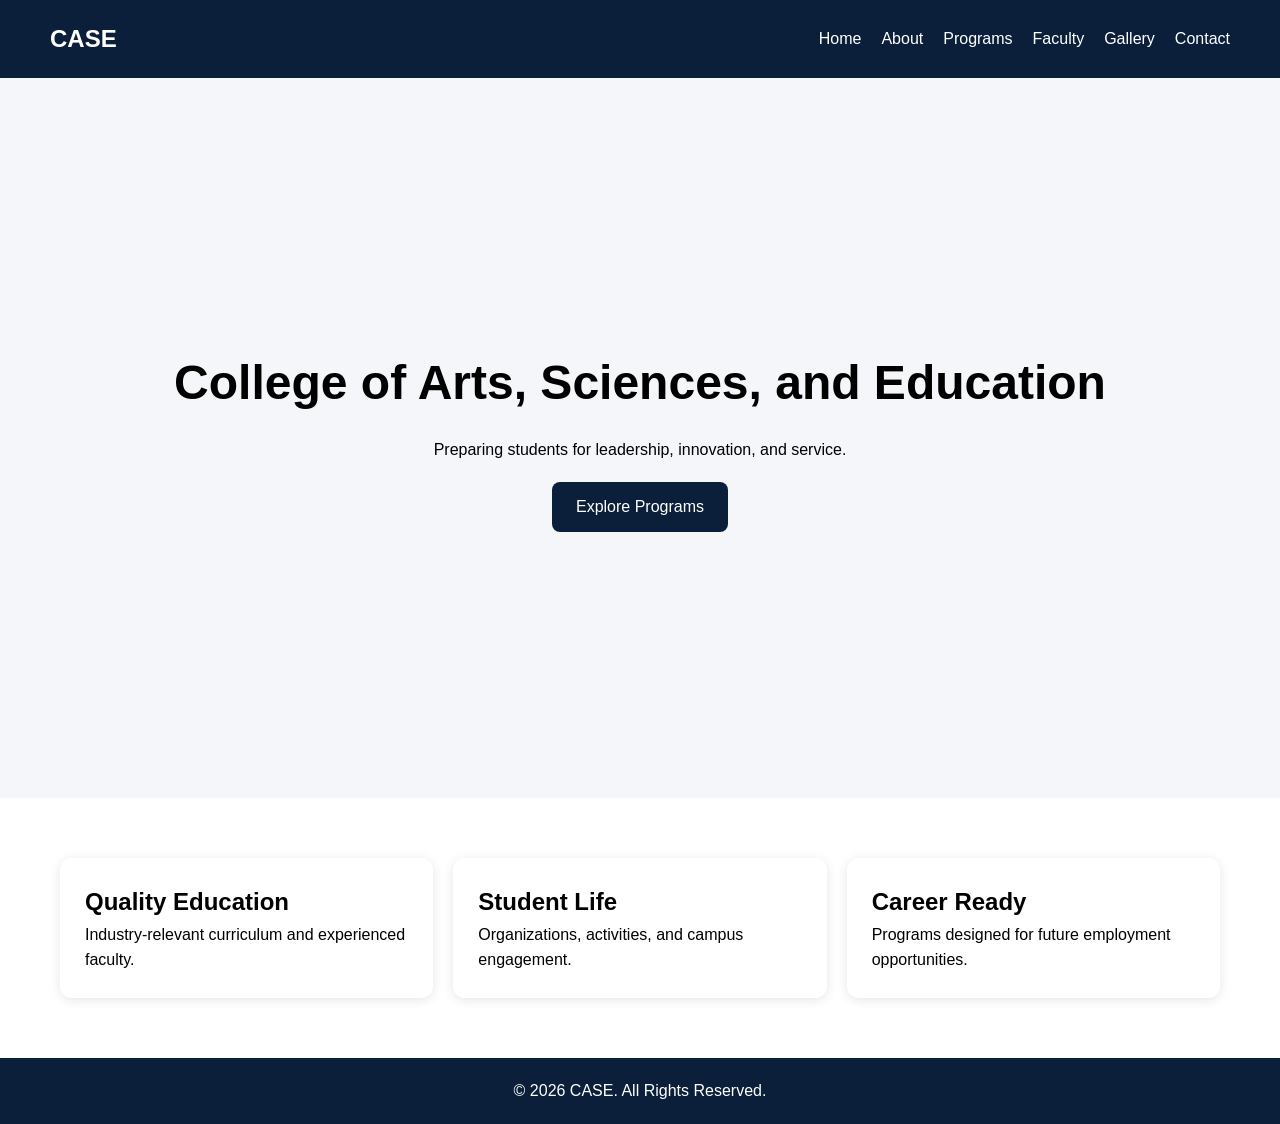
<file: index.html>
<!DOCTYPE html>
<html lang="en">
<head>
    <meta charset="UTF-8">
    <meta name="viewport" content="width=device-width, initial-scale=1.0">
    <title>CASE - College of Arts, Sciences, and Education</title>

    <link rel="stylesheet" href="css/style.css">
</head>
<body>

    <nav class="navbar">
        <div class="logo">CASE</div>

        <ul class="nav-links">
            <li><a href="index.html">Home</a></li>
            <li><a href="about.html">About</a></li>
            <li><a href="programs.html">Programs</a></li>
            <li><a href="faculty.html">Faculty</a></li>
            <li><a href="gallery.html">Gallery</a></li>
            <li><a href="contact.html">Contact</a></li>
        </ul>

        <button class="menu-btn">☰</button>
    </nav>

    <section class="hero">
        <h1>College of Arts, Sciences, and Education</h1>
        <p>Preparing students for leadership, innovation, and service.</p>

        <a href="programs.html" class="btn">
            Explore Programs
        </a>
    </section>

    <section class="features">

        <div class="card">
            <h2>Quality Education</h2>
            <p>Industry-relevant curriculum and experienced faculty.</p>
        </div>

        <div class="card">
            <h2>Student Life</h2>
            <p>Organizations, activities, and campus engagement.</p>
        </div>

        <div class="card">
            <h2>Career Ready</h2>
            <p>Programs designed for future employment opportunities.</p>
        </div>

    </section>

    <footer>
        <p>© 2026 CASE. All Rights Reserved.</p>
    </footer>

    <script src="js/script.js"></script>

</body>
</html>
</file>
<file: css/style.css>
*{
    margin:0;
    padding:0;
    box-sizing:border-box;
}

body{
    font-family:Arial, sans-serif;
    line-height:1.6;
}

.navbar{
    display:flex;
    justify-content:space-between;
    align-items:center;
    padding:20px 50px;
    background:#0b1f3a;
}

.logo{
    color:white;
    font-size:24px;
    font-weight:bold;
}

.nav-links{
    display:flex;
    list-style:none;
    gap:20px;
}

.nav-links a{
    color:white;
    text-decoration:none;
}

.menu-btn{
    display:none;
    background:none;
    border:none;
    color:white;
    font-size:28px;
    cursor:pointer;
}

.hero{
    min-height:80vh;
    display:flex;
    flex-direction:column;
    justify-content:center;
    align-items:center;
    text-align:center;
    padding:20px;
    background:#f4f6fa;
}

.hero h1{
    font-size:3rem;
    margin-bottom:15px;
}

.hero p{
    max-width:600px;
}

.btn{
    margin-top:20px;
    background:#0b1f3a;
    color:white;
    text-decoration:none;
    padding:12px 24px;
    border-radius:8px;
}

.features{
    display:grid;
    grid-template-columns:repeat(auto-fit,minmax(250px,1fr));
    gap:20px;
    padding:60px;
}

.card{
    padding:25px;
    border-radius:12px;
    box-shadow:0 2px 12px rgba(0,0,0,.1);
}

footer{
    text-align:center;
    padding:20px;
    background:#0b1f3a;
    color:white;
}

@media(max-width:768px){

    .menu-btn{
        display:block;
    }

    .nav-links{
        display:none;
        position:absolute;
        top:70px;
        left:0;
        width:100%;
        background:#0b1f3a;
        flex-direction:column;
        text-align:center;
        padding:20px 0;
    }

    .nav-links.active{
        display:flex;
    }

    .hero h1{
        font-size:2rem;
    }
}
</file>
